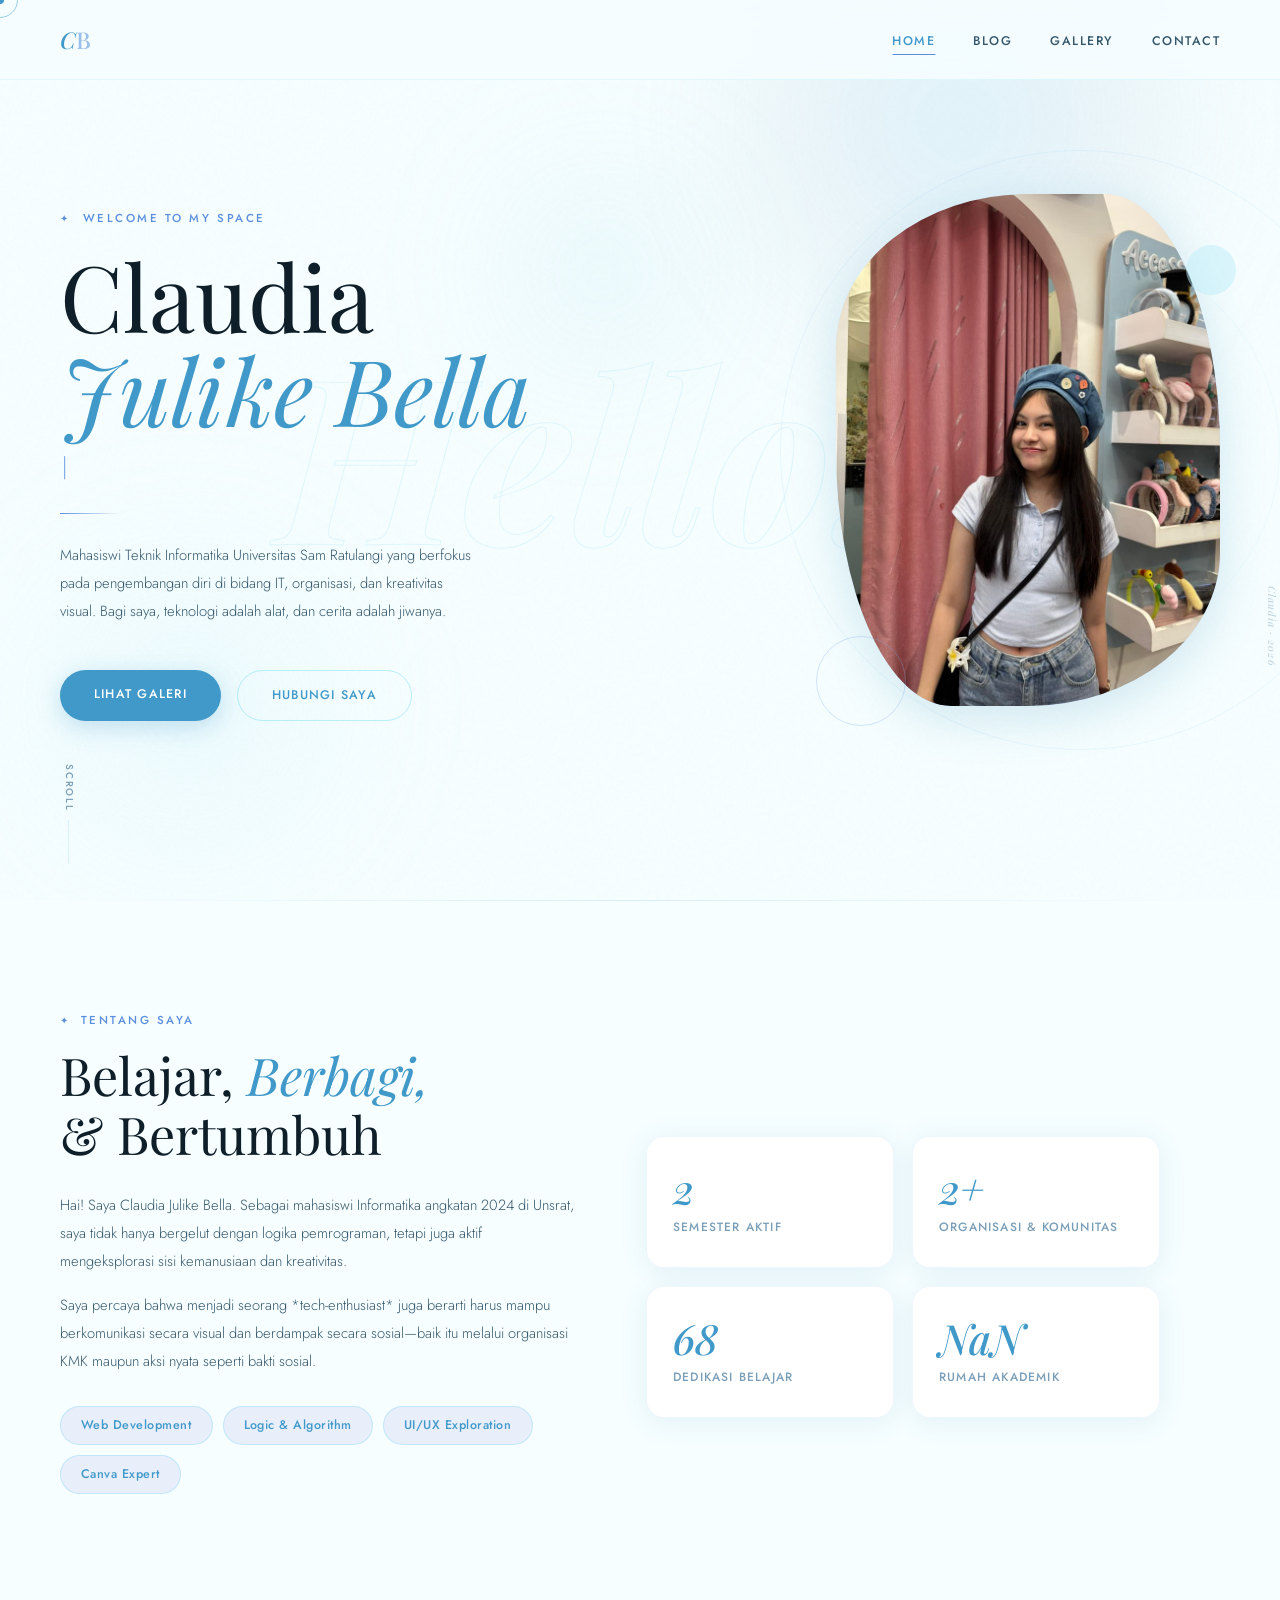
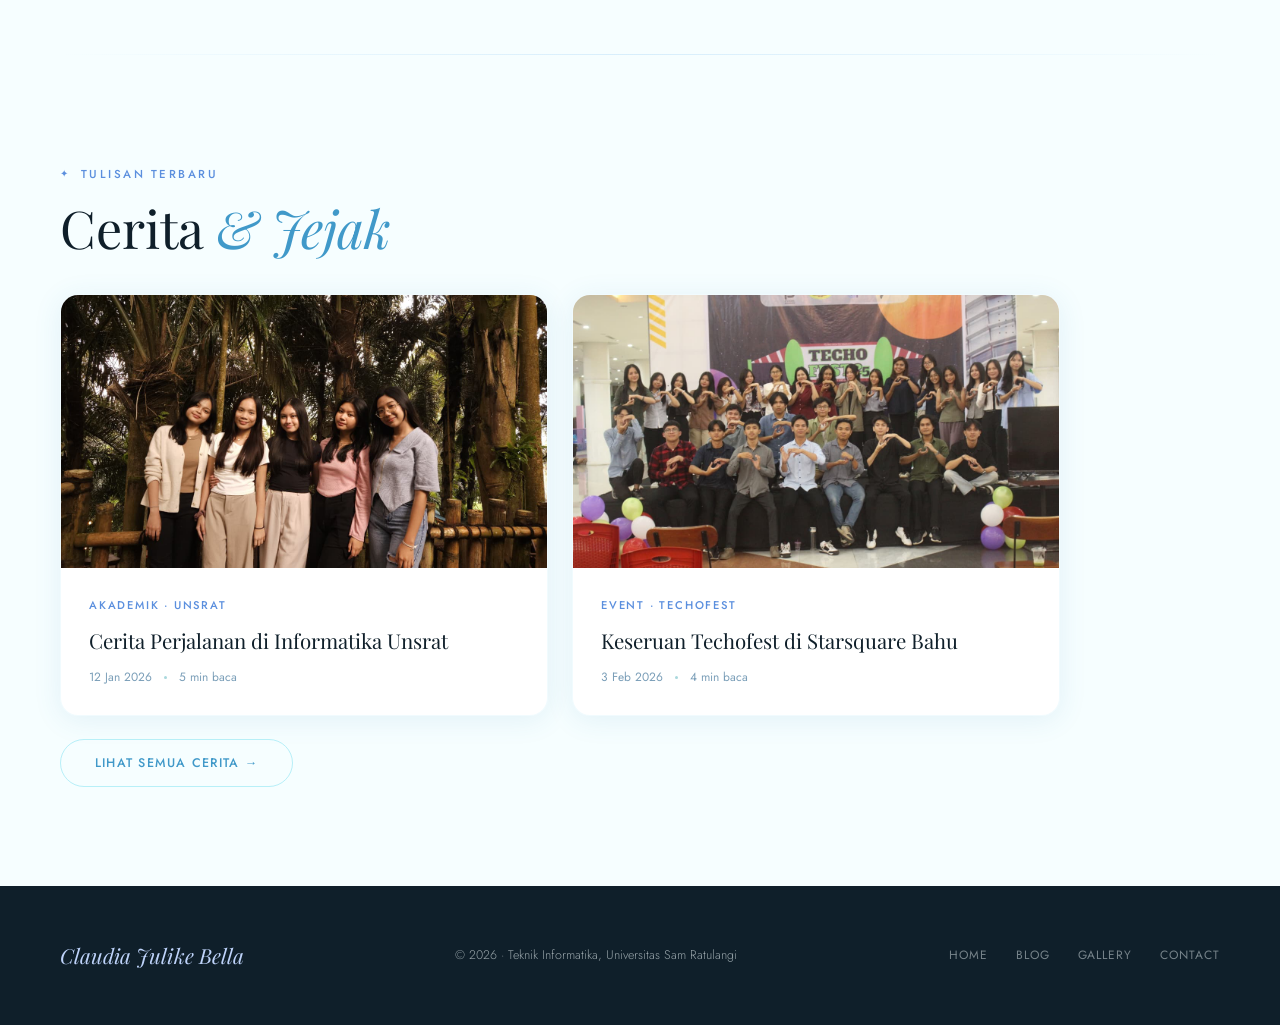
<file: index.html>
<!DOCTYPE html>
<html lang="id">

<head>
  <meta charset="UTF-8" />
  <meta name="viewport" content="width=device-width, initial-scale=1.0" />
  <title>Claudia Julike Bella — Personal Homepage</title>
  <link rel="stylesheet" href="css/style.css" />
</head>

<body>
  <!-- CURSOR -->
  <div class="cursor-dot"></div>
  <div class="cursor-ring"></div>

  <!-- PAGE TRANSITION -->
  <div class="page-transition"></div>

  <!-- NAVBAR -->
  <nav>
    <div class="nav-logo"><em>C</em><span>B</span></div>
    <ul class="nav-links">
      <li><a href="index.html" class="active">Home</a></li>
      <li><a href="pages/blog.html">Blog</a></li>
      <li><a href="pages/gallery.html">Gallery</a></li>
      <li><a href="pages/contact.html">Contact</a></li>
    </ul>
    <div class="hamburger">
      <span></span><span></span><span></span>
    </div>
  </nav>

  <!-- HERO -->
  <section class="hero">
    <div class="hero-particles" id="hero-particles"></div>
    <div class="hero-blob hero-blob-1"></div>
    <div class="hero-blob hero-blob-2"></div>
    <div class="hero-blob hero-blob-3"></div>
    <div class="hero-bg-text">Hello.</div>

    <div class="hero-content">
      <div class="hero-eyebrow">Welcome to my space</div>
      <h1 class="hero-name">Claudia<br><em>Julike Bella</em></h1>
      <p class="hero-title typewriter-wrap" id="hero-typewriter"></p>
      <div class="hero-divider"></div>
      <p class="hero-desc">
        Mahasiswi Teknik Informatika Universitas Sam Ratulangi yang berfokus pada
        pengembangan diri di bidang IT, organisasi, dan kreativitas visual.
        Bagi saya, teknologi adalah alat, dan cerita adalah jiwanya.
      </p>
      <div class="hero-actions">
        <a href="pages/gallery.html" class="btn-primary magnetic-btn">Lihat Galeri</a>
        <a href="pages/contact.html" class="btn-secondary magnetic-btn">Hubungi Saya</a>
      </div>
    </div>

    <div class="hero-image-wrap" id="hero-image-wrap">
      <div class="hero-image-frame">
        <img src="assets/image/clau.jpeg" alt="Claudia Julike Bella">
        <div class="hero-image-placeholder">
          <svg width="44" height="44" viewBox="0 0 24 24" fill="none" stroke="currentColor" stroke-width="1.2">
            <circle cx="12" cy="8" r="4" />
            <path d="M4 20c0-4 3.6-7 8-7s8 3 8 7" />
          </svg>
          <span>Foto profil kamu di sini</span>
        </div>
      </div>
      <div class="hero-image-deco-1"></div>
      <div class="hero-image-deco-2"></div>
      <div class="hero-image-deco-3">Claudia · 2026</div>
    </div>

    <!-- Scroll indicator -->
    <div class="scroll-indicator">
      <span class="scroll-indicator-text">Scroll</span>
      <div class="scroll-indicator-line"></div>
    </div>
  </section>

  <div class="divider"></div>

  <!-- ABOUT -->
  <section class="section">
    <div class="about-grid">
      <div class="about-text reveal">
        <div class="section-label">Tentang Saya</div>
        <h2 class="section-title">Belajar, <em>Berbagi,</em><br>& Bertumbuh</h2>
        <p>
          Hai! Saya Claudia Julike Bella. Sebagai mahasiswi Informatika angkatan 2024 di Unsrat,
          saya tidak hanya bergelut dengan logika pemrograman, tetapi juga aktif mengeksplorasi
          sisi kemanusiaan dan kreativitas.
        </p>
        <p>
          Saya percaya bahwa menjadi seorang *tech-enthusiast* juga berarti harus mampu
          berkomunikasi secara visual dan berdampak secara sosial—baik itu melalui organisasi KMK
          maupun aksi nyata seperti bakti sosial.
        </p>
        <div class="skills-wrap reveal-stagger">
          <span class="skill-tag">Web Development</span>
          <span class="skill-tag">Logic & Algorithm</span>
          <span class="skill-tag">UI/UX Exploration</span>

          <span class="skill-tag">Canva Expert</span>
          <span class="skill-tag">Visual Storytelling</span>
          <span class="skill-tag">Content Creation</span>

          <span class="skill-tag">Community Leadership</span>
          <span class="skill-tag">Social Activism</span>
          <span class="skill-tag">Event Planning</span>
        </div>
      </div>

      <div class="about-stats reveal">
        <div class="stat-card">
          <div class="stat-number">4</div>
          <div class="stat-label">Semester Aktif</div>
        </div>
        <div class="stat-card">
          <div class="stat-number">3+</div>
          <div class="stat-label">Organisasi & Komunitas</div>
        </div>
        <div class="stat-card">
          <div class="stat-number">100%</div>
          <div class="stat-label">Dedikasi Belajar</div>
        </div>
        <div class="stat-card">
          <div class="stat-number">Unsrat</div>
          <div class="stat-label">Rumah Akademik</div>
        </div>
      </div>
    </div>
  </section>

  <div class="divider"></div>

  <!-- LATEST BLOG PREVIEW -->
  <section class="section reveal">
    <div class="section-label">Tulisan Terbaru</div>
    <h2 class="section-title">Cerita <em>& Jejak</em></h2>
    <div
      style="margin-top: 36px; display: grid; grid-template-columns: repeat(auto-fit, minmax(280px, 1fr)); gap: 24px; max-width: 1000px;">

      <a href="pages/blog.html" class="blog-card" style="text-decoration:none;">
        <div class="blog-thumb">
          <div class="blog-thumb-placeholder"><span class="blog-thumb-number">
            <img src="assets/blog/sirkel.jpeg" alt="Informatika Unsrat">
          </span></div>
          <div class="blog-thumb-bar"></div>
        </div>
        <div class="blog-body">
          <div class="blog-category">Akademik · Unsrat</div>
          <div class="blog-title">Cerita Perjalanan di Informatika Unsrat</div>
          <div class="blog-meta">
            <span>12 Jan 2026</span>
            <div class="blog-meta-dot"></div>
            <span>5 min baca</span>
          </div>
        </div>
      </a>

      <a href="pages/blog.html" class="blog-card" style="text-decoration:none;">
        <div class="blog-thumb">
          <div class="blog-thumb-placeholder"><span class="blog-thumb-number">
            <img src="assets/blog/techofest.jpeg" alt="Techofest Manado">
          </span></div>
          <div class="blog-thumb-bar"></div>
        </div>
        <div class="blog-body">
          <div class="blog-category">Event · Techofest</div>
          <div class="blog-title">Keseruan Techofest di Starsquare Bahu</div>
          <div class="blog-meta">
            <span>3 Feb 2026</span>
            <div class="blog-meta-dot"></div>
            <span>4 min baca</span>
          </div>
        </div>
      </a>

    </div>
    <div style="margin-top: 32px;">
      <a href="pages/blog.html" class="btn-secondary">Lihat Semua Cerita →</a>
    </div>
  </section>

  <!-- FOOTER -->
  <footer>
    <div class="footer-logo">Claudia Julike Bella</div>
    <p class="footer-text">© 2026 · Teknik Informatika, Universitas Sam Ratulangi</p>
    <div class="footer-links">
      <a href="index.html">Home</a>
      <a href="pages/blog.html">Blog</a>
      <a href="pages/gallery.html">Gallery</a>
      <a href="pages/contact.html">Contact</a>
    </div>
  </footer>

  <script src="js/script.js"></script>
</body>

</html>
</file>
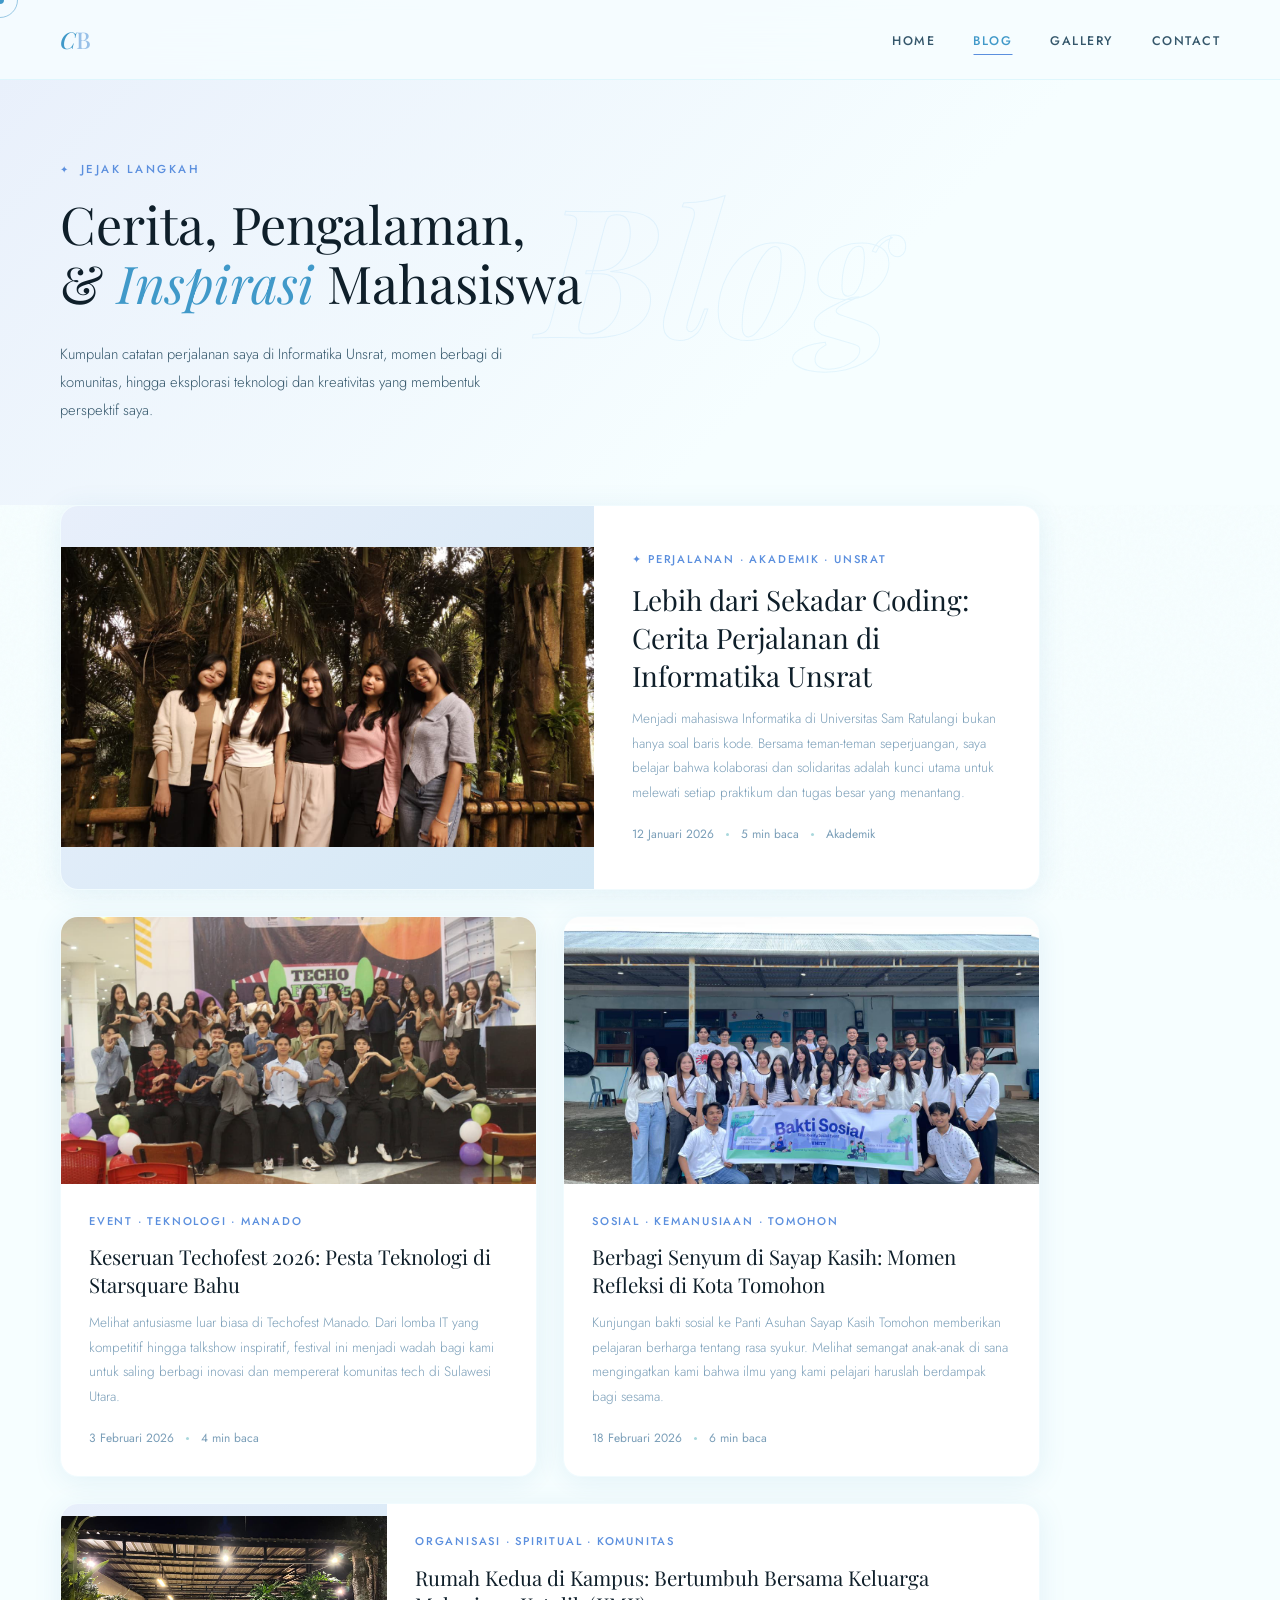
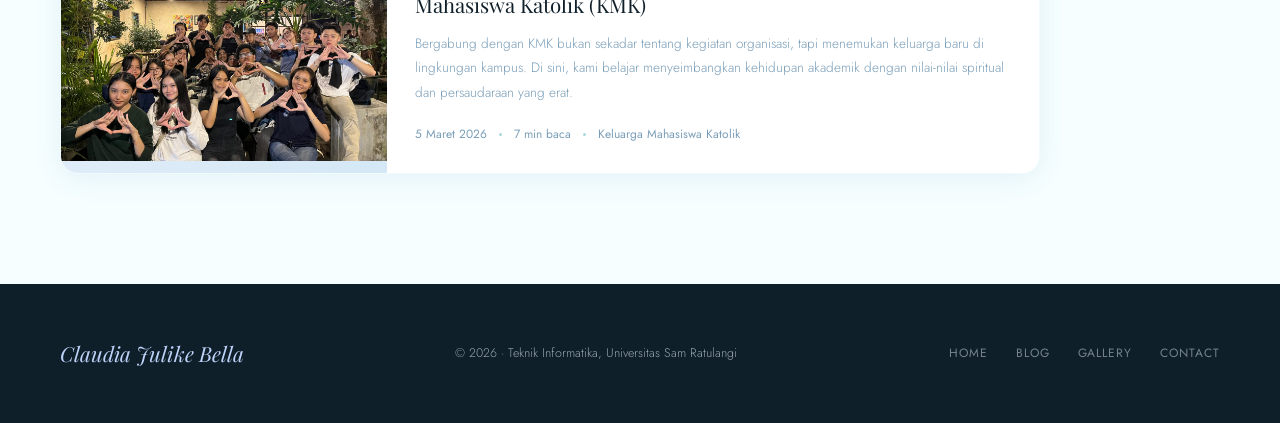
<file: pages/blog.html>
<!DOCTYPE html>
<html lang="id">
<head>
  <meta charset="UTF-8" />
  <meta name="viewport" content="width=device-width, initial-scale=1.0" />
  <title>Blog — Claudia Julike Bella</title>
  <link rel="stylesheet" href="../css/style.css" />
</head>
<body>

  <!-- CURSOR -->
  <div class="cursor-dot"></div>
  <div class="cursor-ring"></div>

  <!-- PAGE TRANSITION -->
  <div class="page-transition"></div>

  <!-- NAVBAR -->
  <nav>
    <div class="nav-logo"><em>C</em><span>B</span></div>
    <ul class="nav-links">
      <li><a href="../index.html">Home</a></li>
      <li><a href="blog.html" class="active">Blog</a></li>
      <li><a href="gallery.html">Gallery</a></li>
      <li><a href="contact.html">Contact</a></li>
    </ul>
    <div class="hamburger">
      <span></span><span></span><span></span>
    </div>
  </nav>

  <!-- PAGE HERO -->
  <div class="page-hero">
  <div class="page-hero-bg"></div>
  <div class="page-bg-text">Blog</div>
  <div class="page-hero-content">
    <div class="section-label">Jejak Langkah</div>
    <h1 class="section-title">Cerita, Pengalaman,<br>& <em>Inspirasi</em> Mahasiswa</h1>
    <p style="color: var(--text-mid); font-size: 0.92rem; max-width: 480px; margin-top: 16px; font-weight:300; line-height:1.9;">
      Kumpulan catatan perjalanan saya di Informatika Unsrat, momen berbagi di komunitas, 
      hingga eksplorasi teknologi dan kreativitas yang membentuk perspektif saya.
    </p>
  </div>
</div>

  <!-- BLOG GRID -->
  <div class="blog-grid">

    <!-- Article 1 — Featured -->
    <article class="blog-card featured reveal">
      <div class="blog-thumb">
        <div class="blog-thumb-placeholder">
          <span class="blog-thumb-number">
            <img src="../assets/blog/sirkel.jpeg" alt="Informatika Unsrat">
          </span>
        </div>
        <div class="blog-thumb-bar"></div>
      </div>
      <div class="blog-body">
        <div class="blog-category">✦ Perjalanan · Akademik · Unsrat</div>
        <h2 class="blog-title">Lebih dari Sekadar Coding: Cerita Perjalanan di Informatika Unsrat</h2>
        <p class="blog-excerpt">
          Menjadi mahasiswa Informatika di Universitas Sam Ratulangi bukan hanya soal baris kode. 
          Bersama teman-teman seperjuangan, saya belajar bahwa kolaborasi dan solidaritas adalah 
          kunci utama untuk melewati setiap praktikum dan tugas besar yang menantang.
        </p>
        <div class="blog-meta">
          <span>12 Januari 2026</span>
          <div class="blog-meta-dot"></div>
          <span>5 min baca</span>
          <div class="blog-meta-dot"></div>
          <span>Akademik</span>
        </div>
      </div>
    </article>

    <article class="blog-card reveal">
      <div class="blog-thumb">
        <div class="blog-thumb-placeholder">
          <span class="blog-thumb-number">
            <img src="../assets/blog/techofest.jpeg" alt="Techofest Manado">
          </span>
        </div>
        <div class="blog-thumb-bar"></div>
      </div>
      <div class="blog-body">
        <div class="blog-category">Event · Teknologi · Manado</div>
        <h2 class="blog-title">Keseruan Techofest 2026: Pesta Teknologi di Starsquare Bahu</h2>
        <p class="blog-excerpt">
          Melihat antusiasme luar biasa di Techofest Manado. Dari lomba IT yang kompetitif hingga 
          talkshow inspiratif, festival ini menjadi wadah bagi kami untuk saling berbagi inovasi 
          dan mempererat komunitas tech di Sulawesi Utara.
        </p>
        <div class="blog-meta">
          <span>3 Februari 2026</span>
          <div class="blog-meta-dot"></div>
          <span>4 min baca</span>
        </div>
      </div>
    </article>

    <article class="blog-card reveal">
      <div class="blog-thumb">
        <div class="blog-thumb-placeholder">
          <span class="blog-thumb-number">
            <img src="../assets/blog/baksos.jpeg" alt="Baksos Sayap Kasih">
          </span>
        </div>
        <div class="blog-thumb-bar"></div>
      </div>
      <div class="blog-body">
        <div class="blog-category">Sosial · Kemanusiaan · Tomohon</div>
        <h2 class="blog-title">Berbagi Senyum di Sayap Kasih: Momen Refleksi di Kota Tomohon</h2>
        <p class="blog-excerpt">
          Kunjungan bakti sosial ke Panti Asuhan Sayap Kasih Tomohon memberikan pelajaran berharga 
          tentang rasa syukur. Melihat semangat anak-anak di sana mengingatkan kami bahwa ilmu 
          yang kami pelajari haruslah berdampak bagi sesama.
        </p>
        <div class="blog-meta">
          <span>18 Februari 2026</span>
          <div class="blog-meta-dot"></div>
          <span>6 min baca</span>
        </div>
      </div>
    </article>

    <article class="blog-card reveal" style="grid-column: 1 / -1; display: grid; grid-template-columns: 1fr 2fr;">
      <div class="blog-thumb" style="aspect-ratio: unset; min-height: 220px;">
        <div class="blog-thumb-placeholder">
          <span class="blog-thumb-number">
            <img src="../assets/blog/kmk.jpeg" alt="KMK Unsrat">
          </span>
          </div>
        <div class="blog-thumb-bar"></div>
      </div>
      <div class="blog-body" style="display: flex; flex-direction: column; justify-content: center;">
        <div class="blog-category">Organisasi · Spiritual · Komunitas</div>
        <h2 class="blog-title">Rumah Kedua di Kampus: Bertumbuh Bersama Keluarga Mahasiswa Katolik (KMK)</h2>
        <p class="blog-excerpt">
          Bergabung dengan KMK bukan sekadar tentang kegiatan organisasi, tapi menemukan keluarga baru 
          di lingkungan kampus. Di sini, kami belajar menyeimbangkan kehidupan akademik dengan 
          nilai-nilai spiritual dan persaudaraan yang erat.
        </p>
        <div class="blog-meta">
          <span>5 Maret 2026</span>
          <div class="blog-meta-dot"></div>
          <span>7 min baca</span>
          <div class="blog-meta-dot"></div>
          <span>Keluarga Mahasiswa Katolik</span>
        </div>
      </div>
    </article>

  </div>

  <!-- FOOTER -->
  <footer>
    <div class="footer-logo">Claudia Julike Bella</div>
    <p class="footer-text">© 2026 · Teknik Informatika, Universitas Sam Ratulangi</p>
    <div class="footer-links">
      <a href="../index.html">Home</a>
      <a href="blog.html">Blog</a>
      <a href="gallery.html">Gallery</a>
      <a href="contact.html">Contact</a>
    </div>
  </footer>

  <script src="../js/script.js"></script>
</body>
</html>
</file>
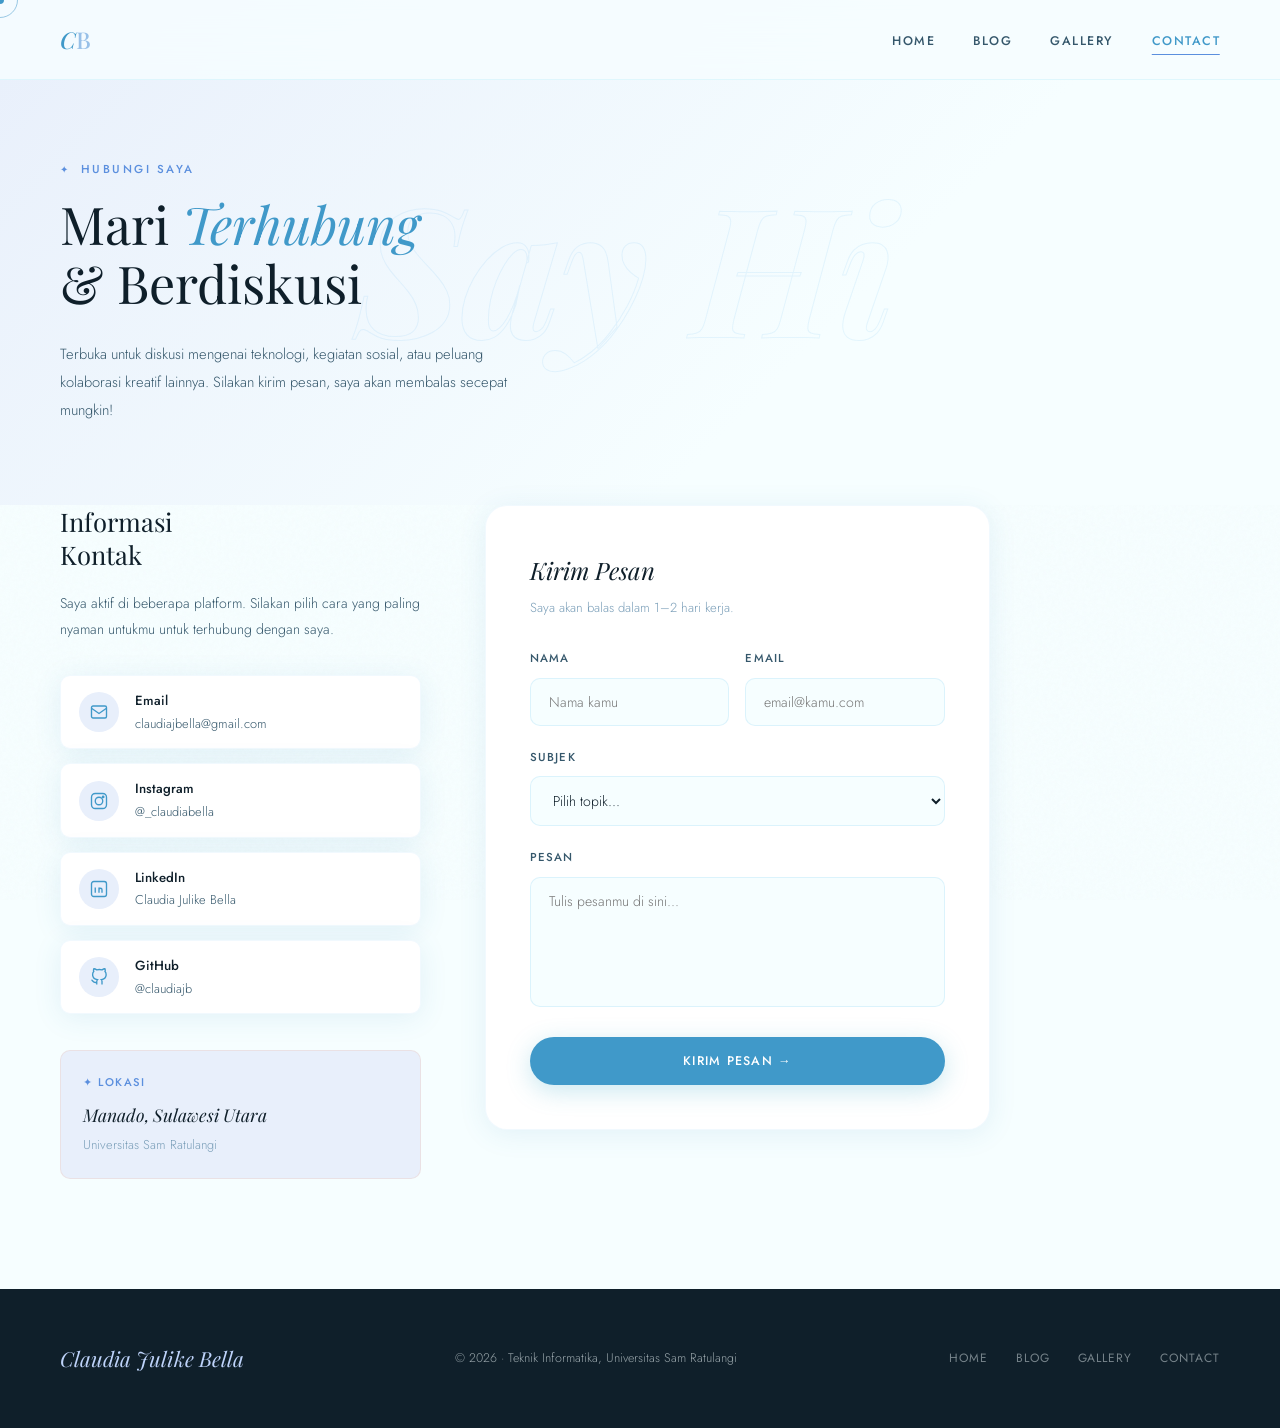
<file: pages/contact.html>
<!DOCTYPE html>
<html lang="id">

<head>
  <meta charset="UTF-8" />
  <meta name="viewport" content="width=device-width, initial-scale=1.0" />
  <title>Contact — Claudia Julike Bella</title>
  <link rel="stylesheet" href="../css/style.css" />
</head>

<body>

  <!-- CURSOR -->
  <div class="cursor-dot"></div>
  <div class="cursor-ring"></div>

  <!-- PAGE TRANSITION -->
  <div class="page-transition"></div>

  <!-- NAVBAR -->
  <nav>
    <div class="nav-logo"><em>C</em><span>B</span></div>
    <ul class="nav-links">
      <li><a href="../index.html">Home</a></li>
      <li><a href="blog.html">Blog</a></li>
      <li><a href="gallery.html">Gallery</a></li>
      <li><a href="contact.html" class="active">Contact</a></li>
    </ul>
    <div class="hamburger">
      <span></span><span></span><span></span>
    </div>
  </nav>

  <!-- PAGE HERO -->
  <div class="page-hero">
    <div class="page-hero-bg"></div>
    <div class="page-bg-text">Say Hi</div>
    <div class="page-hero-content">
      <div class="section-label">Hubungi Saya</div>
      <h1 class="section-title">Mari <em>Terhubung</em><br>& Berdiskusi</h1>
      <p
        style="color: var(--text-mid); font-size: 0.92rem; max-width: 480px; margin-top: 16px; font-weight:300; line-height:1.9;">
        Terbuka untuk diskusi mengenai teknologi, kegiatan sosial, atau peluang kolaborasi kreatif lainnya.
        Silakan kirim pesan, saya akan membalas secepat mungkin!
      </p>
    </div>
  </div>

  <!-- CONTACT GRID -->
  <div class="contact-grid">

    <!-- LEFT: Contact Info -->
    <div class="contact-info reveal">
      <h3>Informasi<br>Kontak</h3>
      <p>
        Saya aktif di beberapa platform. Silakan pilih cara yang paling
        nyaman untukmu untuk terhubung dengan saya.
      </p>

      <div class="contact-links">

        <a href="mailto:claudiajbella@gmail.com" class="contact-link-item">
          <div class="contact-link-icon">
            <svg width="18" height="18" viewBox="0 0 24 24" fill="none" stroke="var(--accent)" stroke-width="1.8">
              <rect x="2" y="4" width="20" height="16" rx="2" />
              <path d="M2 7l10 7 10-7" />
            </svg>
          </div>
          <div>
            <div style="font-weight:500; font-size:0.83rem; color:var(--text-dark);">Email</div>
            <div style="font-size:0.8rem; font-weight:300;">claudiajbella@gmail.com</div>
          </div>
        </a>

        <a href="https://www.instagram.com/_claudiabella/" target="_blank" class="contact-link-item">
          <div class="contact-link-icon">
            <svg width="18" height="18" viewBox="0 0 24 24" fill="none" stroke="var(--accent)" stroke-width="1.8">
              <rect x="2" y="2" width="20" height="20" rx="5" />
              <circle cx="12" cy="12" r="5" />
              <circle cx="17.5" cy="6.5" r="1" fill="var(--accent)" />
            </svg>
          </div>
          <div>
            <div style="font-weight:500; font-size:0.83rem; color:var(--text-dark);">Instagram</div>
            <div style="font-size:0.8rem; font-weight:300;">@_claudiabella</div>
          </div>
        </a>

        <a href="https://linkedin.com/in/claudiajulikebella" target="_blank" class="contact-link-item">
          <div class="contact-link-icon">
            <svg width="18" height="18" viewBox="0 0 24 24" fill="none" stroke="var(--accent)" stroke-width="1.8">
              <rect x="2" y="2" width="20" height="20" rx="3" />
              <path d="M7 10v7M7 7v.01M12 17v-4a2 2 0 0 1 4 0v4M12 10v7" />
            </svg>
          </div>
          <div>
            <div style="font-weight:500; font-size:0.83rem; color:var(--text-dark);">LinkedIn</div>
            <div style="font-size:0.8rem; font-weight:300;">Claudia Julike Bella</div>
          </div>
        </a>

        <a href="https://github.com/claudiajb" target="_blank" class="contact-link-item">
          <div class="contact-link-icon">
            <svg width="18" height="18" viewBox="0 0 24 24" fill="none" stroke="var(--accent)" stroke-width="1.8">
              <path
                d="M9 19c-5 1.5-5-2.5-7-3m14 6v-3.87a3.37 3.37 0 0 0-.94-2.61c3.14-.35 6.44-1.54 6.44-7A5.44 5.44 0 0 0 20 4.77 5.07 5.07 0 0 0 19.91 1S18.73.65 16 2.48a13.38 13.38 0 0 0-7 0C6.27.65 5.09 1 5.09 1A5.07 5.07 0 0 0 5 4.77a5.44 5.44 0 0 0-1.5 3.78c0 5.42 3.3 6.61 6.44 7A3.37 3.37 0 0 0 9 18.13V22" />
            </svg>
          </div>
          <div>
            <div style="font-weight:500; font-size:0.83rem; color:var(--text-dark);">GitHub</div>
            <div style="font-size:0.8rem; font-weight:300;">@claudiajb</div>
          </div>
        </a>

      </div>

      <div
        style="margin-top: 36px; padding: 22px; background: var(--cream); border-radius: var(--radius-sm); border: 1px solid rgba(242,160,123,0.18);">
        <div
          style="font-size:0.7rem; letter-spacing:0.14em; text-transform:uppercase; color:var(--peach-dark); margin-bottom:8px; font-weight:500;">
          ✦ Lokasi</div>
        <div style="font-family: var(--font-display); font-size:1.1rem; color:var(--text-dark); font-style:italic;">
          Manado, Sulawesi Utara</div>
        <div style="font-size:0.8rem; color:var(--text-light); margin-top:4px; font-weight:300;">Universitas Sam
          Ratulangi</div>
      </div>

    </div>

    <!-- RIGHT: Contact Form -->
    <div class="reveal">
      <div class="contact-form">
        <div style="margin-bottom:30px;">
          <div
            style="font-family: var(--font-display); font-size:1.5rem; color:var(--text-dark); margin-bottom:6px; font-style:italic;">
            Kirim Pesan</div>
          <div style="font-size:0.82rem; color:var(--text-light); font-weight:300;">Saya akan balas dalam 1–2 hari
            kerja.</div>
        </div>

        <form id="contact-form">
          <div class="form-row">
            <div class="form-group">
              <label for="name">Nama</label>
              <input type="text" id="name" name="name" placeholder="Nama kamu" required />
            </div>
            <div class="form-group">
              <label for="email">Email</label>
              <input type="email" id="email" name="email" placeholder="email@kamu.com" required />
            </div>
          </div>

          <div class="form-group">
            <label for="subject">Subjek</label>
            <select id="subject" name="subject">
              <option value="">Pilih topik...</option>
              <option value="akademik">Diskusi Informatika / IT</option>
              <option value="organisasi">Kegiatan Organisasi / KMK</option>
              <option value="kolaborasi">Kolaborasi Kreatif & Desain</option>
              <option value="sosial">Inisiatif Sosial & Baksos</option>
              <option value="pertanyaan">Pertanyaan Umum</option>
              <option value="lainnya">Lainnya</option>
            </select>
          </div>

          <div class="form-group">
            <label for="message">Pesan</label>
            <textarea id="message" name="message" placeholder="Tulis pesanmu di sini..." required></textarea>
          </div>

          <button type="submit" class="btn-submit">Kirim Pesan →</button>
        </form>

        <div class="form-success" id="form-success">
          <div style="font-size:2rem; margin-bottom:12px;">✦</div>
          <div>Pesan terkirim!</div>
          <div
            style="font-size:0.85rem; color:var(--text-light); font-family:var(--font-body); margin-top:8px; font-weight:300;">
            Terima kasih sudah menghubungi saya. Saya akan segera membalas.</div>
        </div>
      </div>
    </div>

  </div>

  <!-- FOOTER -->
  <footer>
    <div class="footer-logo">Claudia Julike Bella</div>
    <p class="footer-text">© 2026 · Teknik Informatika, Universitas Sam Ratulangi</p>
    <div class="footer-links">
      <a href="../index.html">Home</a>
      <a href="blog.html">Blog</a>
      <a href="gallery.html">Gallery</a>
      <a href="contact.html">Contact</a>
    </div>
  </footer>

  <script src="../js/script.js"></script>
</body>

</html>
</file>
<file: css/style.css>
@import url('https://fonts.googleapis.com/css2?family=Playfair+Display:ital,wght@0,400;0,500;0,700;1,400;1,500&family=Jost:wght@300;400;500&display=swap');

/* ===================== CSS VARIABLES ===================== */
:root {
  --peach: #a9d8dd;
  --peach-light: #bed3fa;
  --peach-dark: #5b8fde;
  --warm-white: #f6feff;
  --cream: #e8effb;
  --cream-deep: #d4e8f5;
  --text-dark: #0f1f2a;
  --text-mid: #35576b;
  --text-light: #7a9eb8;
  --accent: #4099c9;
  --rose: #98c0e8;
  --white: #ffffff;
  --shadow: 0 4px 28px rgba(50, 130, 180, 0.1);
  --shadow-hover: 0 12px 48px rgba(50, 139, 180, 0.2);
  --radius: 18px;
  --radius-sm: 10px;
  --font-display: 'Playfair Display', serif;
  --font-body: 'Jost', sans-serif;
}

/* ===================== RESET & BASE ===================== */
*, *::before, *::after { box-sizing: border-box; margin: 0; padding: 0; }
html { scroll-behavior: smooth; }
body {
  font-family: var(--font-body);
  background-color: var(--warm-white);
  color: var(--text-dark);
  line-height: 1.7;
  overflow-x: hidden;
  cursor: none;
}
img { max-width: 100%; display: block; }
a { text-decoration: none; color: inherit; }
ul { list-style: none; }

/* ===================== CUSTOM CURSOR ===================== */
.cursor-dot {
  width: 8px; height: 8px;
  background: var(--accent);
  border-radius: 50%;
  position: fixed;
  top: 0; left: 0;
  pointer-events: none;
  z-index: 9999;
  transform: translate(-50%, -50%);
  transition: width 0.2s, height 0.2s, background 0.2s;
}
.cursor-ring {
  width: 36px; height: 36px;
  border: 1.5px solid rgba(64, 151, 201, 0.5);
  border-radius: 50%;
  position: fixed;
  top: 0; left: 0;
  pointer-events: none;
  z-index: 9998;
  transform: translate(-50%, -50%);
  transition: all 0.12s ease;
}
.cursor-ring.hovered {
  width: 56px; height: 56px;
  background: rgba(123, 196, 242, 0.1);
  border-color: var(--peach-dark);
}
.cursor-dot.hovered {
  width: 4px; height: 4px;
}

/* ===================== NOISE TEXTURE ===================== */
body::before {
  content: '';
  position: fixed; inset: 0;
  background-image: url("data:image/svg+xml,%3Csvg viewBox='0 0 256 256' xmlns='http://www.w3.org/2000/svg'%3E%3Cfilter id='noise'%3E%3CfeTurbulence type='fractalNoise' baseFrequency='0.9' numOctaves='4' stitchTiles='stitch'/%3E%3C/filter%3E%3Crect width='100%25' height='100%25' filter='url(%23noise)' opacity='0.035'/%3E%3C/svg%3E");
  pointer-events: none; z-index: 0; opacity: 0.6;
}

/* ===================== PAGE TRANSITION ===================== */
.page-transition {
  position: fixed;
  inset: 0;
  background: var(--cream-deep);
  z-index: 9000;
  transform: scaleY(0);
  transform-origin: bottom;
  pointer-events: none;
}
.page-transition.enter {
  animation: pageEnter 0.5s cubic-bezier(0.77, 0, 0.18, 1) forwards;
}
.page-transition.exit {
  transform-origin: top;
  animation: pageExit 0.5s cubic-bezier(0.77, 0, 0.18, 1) forwards;
}
@keyframes pageEnter {
  from { transform: scaleY(0); transform-origin: bottom; }
  to   { transform: scaleY(1); transform-origin: bottom; }
}
@keyframes pageExit {
  from { transform: scaleY(1); transform-origin: top; }
  to   { transform: scaleY(0); transform-origin: top; }
}

/* ===================== NAVBAR ===================== */
nav {
  position: fixed; top: 0; left: 0; right: 0;
  z-index: 100;
  display: flex;
  justify-content: space-between;
  align-items: center;
  padding: 20px 60px;
  background: rgba(246, 253, 255, 0.85);
  backdrop-filter: blur(20px);
  -webkit-backdrop-filter: blur(20px);
  border-bottom: 1px solid rgba(123, 222, 242, 0.18);
  transition: box-shadow 0.4s, padding 0.4s;
}
nav.scrolled {
  padding: 14px 60px;
  box-shadow: 0 2px 30px rgba(50, 115, 180, 0.08);
}
.nav-logo {
  font-family: var(--font-display);
  font-size: 1.45rem;
  font-weight: 500;
  color: var(--accent);
  letter-spacing: 0.01em;
  font-style: italic;
}
.nav-logo span { color: var(--rose); font-style: normal; }
.nav-links {
  display: flex; gap: 38px; align-items: center;
}
.nav-links a {
  font-size: 0.78rem;
  font-weight: 500;
  letter-spacing: 0.12em;
  text-transform: uppercase;
  color: var(--text-mid);
  position: relative;
  transition: color 0.3s;
}
.nav-links a::after {
  content: '';
  position: absolute;
  bottom: -5px; left: 50%;
  width: 0; height: 1px;
  background: var(--peach-dark);
  transition: all 0.4s cubic-bezier(0.25, 0.46, 0.45, 0.94);
  transform: translateX(-50%);
}
.nav-links a:hover, .nav-links a.active { color: var(--accent); }
.nav-links a:hover::after, .nav-links a.active::after {
  width: 100%;
}
.hamburger {
  display: none; flex-direction: column; gap: 5px;
  cursor: none; padding: 4px;
}
.hamburger span {
  display: block; width: 22px; height: 1.5px;
  background: var(--text-mid); border-radius: 2px;
  transition: all 0.3s ease;
}

/* ===================== HERO ===================== */
.hero {
  min-height: 100vh;
  display: flex; align-items: center;
  padding: 130px 60px 100px;
  position: relative; overflow: hidden;
}

/* Decorative rings */
.hero::after {
  content: '';
  position: absolute;
  width: 600px; height: 600px;
  border-radius: 50%;
  border: 1px solid rgba(123, 196, 242, 0.12);
  right: -100px; top: 50%;
  transform: translateY(-50%);
  animation: spinSlow 30s linear infinite;
}
.hero::before {
  content: '';
  position: absolute;
  width: 400px; height: 400px;
  border-radius: 50%;
  border: 1px solid rgba(123, 208, 242, 0.08);
  right: 0px; top: 50%;
  transform: translateY(-50%);
  animation: spinSlow 20s linear infinite reverse;
  z-index: 0;
}
@keyframes spinSlow {
  from { transform: translateY(-50%) rotate(0deg); }
  to   { transform: translateY(-50%) rotate(360deg); }
}

.hero-bg-text {
  position: absolute;
  right: 30%; top: 50%;
  transform: translateY(-50%);
  font-family: var(--font-display);
  font-size: clamp(110px, 18vw, 250px);
  font-weight: 700;
  font-style: italic;
  color: transparent;
  -webkit-text-stroke: 1px rgba(123, 218, 242, 0.18);
  line-height: 1;
  pointer-events: none; user-select: none;
  white-space: nowrap;
  animation: floatText 6s ease-in-out infinite;
}
@keyframes floatText {
  0%, 100% { transform: translateY(-50%) translateX(0); }
  50%       { transform: translateY(-52%) translateX(-8px); }
}

.hero-blob {
  position: absolute; border-radius: 50%;
  filter: blur(70px); pointer-events: none; z-index: 1;
}
.hero-blob-1 {
  width: 440px; height: 440px;
  background: radial-gradient(circle, rgba(123, 198, 242, 0.2), rgba(232, 165, 152, 0.1));
  top: -100px; right: 8%;
  animation: floatBlob 9s ease-in-out infinite;
}
.hero-blob-2 {
  width: 300px; height: 300px;
  background: radial-gradient(circle, rgba(190, 237, 250, 0.25), transparent);
  bottom: 5%; left: 3%;
  animation: floatBlob 11s ease-in-out infinite reverse;
}
.hero-blob-3 {
  width: 180px; height: 180px;
  background: rgba(152, 216, 232, 0.15);
  top: 20%; left: 40%;
  animation: floatBlob 7s ease-in-out infinite 2s;
}
@keyframes floatBlob {
  0%, 100% { transform: translate(0, 0) scale(1); }
  50%       { transform: translate(16px, -16px) scale(1.06); }
}

.hero-content {
  position: relative; z-index: 2;
  max-width: 580px;
}
.hero-eyebrow {
  font-size: 0.72rem;
  letter-spacing: 0.22em;
  text-transform: uppercase;
  color: var(--peach-dark);
  font-weight: 500;
  margin-bottom: 20px;
  display: flex; align-items: center; gap: 12px;
  opacity: 0; animation: fadeUp 0.9s 0.1s ease forwards;
}
.hero-eyebrow::before {
  content: '✦';
  font-size: 0.65rem;
  animation: rotateStar 4s linear infinite;
}
@keyframes rotateStar {
  from { transform: rotate(0deg); }
  to   { transform: rotate(360deg); }
}

.hero-name {
  font-family: var(--font-display);
  font-size: clamp(50px, 7.5vw, 92px);
  font-weight: 400;
  line-height: 1.02;
  color: var(--text-dark);
  margin-bottom: 12px;
  opacity: 0; animation: fadeUp 0.9s 0.2s ease forwards;
}
.hero-name em {
  font-style: italic; color: var(--accent);
  display: block;
}

.hero-title {
  font-family: var(--font-display);
  font-size: clamp(15px, 2vw, 22px);
  font-weight: 400;
  font-style: italic;
  color: var(--text-light);
  margin-bottom: 28px;
  opacity: 0; animation: fadeUp 0.9s 0.3s ease forwards;
}

.hero-divider {
  width: 60px; height: 1px;
  background: linear-gradient(to right, var(--peach-dark), transparent);
  margin-bottom: 28px;
  opacity: 0; animation: fadeUp 0.9s 0.35s ease forwards;
}

.hero-desc {
  font-size: 0.92rem;
  color: var(--text-mid);
  max-width: 420px;
  margin-bottom: 44px;
  line-height: 1.9;
  font-weight: 300;
  opacity: 0; animation: fadeUp 0.9s 0.4s ease forwards;
}

.hero-actions {
  display: flex; gap: 16px; flex-wrap: wrap;
  opacity: 0; animation: fadeUp 0.9s 0.5s ease forwards;
}

/* ===================== BUTTONS ===================== */
.btn-primary {
  padding: 14px 34px;
  background: var(--accent);
  color: var(--white);
  border-radius: 100px;
  font-size: 0.78rem;
  font-weight: 500;
  letter-spacing: 0.1em;
  text-transform: uppercase;
  transition: all 0.4s cubic-bezier(0.25, 0.46, 0.45, 0.94);
  box-shadow: 0 6px 24px rgba(64, 151, 201, 0.28);
  position: relative; overflow: hidden;
}
.btn-primary::before {
  content: '';
  position: absolute; inset: 0;
  background: linear-gradient(135deg, rgba(255, 255, 255, 0.15), transparent);
  opacity: 0; transition: opacity 0.3s;
}
.btn-primary:hover { transform: translateY(-3px); box-shadow: 0 12px 36px rgba(64, 164, 201, 0.38); }
.btn-primary:hover::before { opacity: 1; }
.btn-primary:active { transform: translateY(-1px); }

.btn-secondary {
  padding: 14px 34px;
  border: 1.5px solid rgba(123, 226, 242, 0.5);
  color: var(--accent);
  border-radius: 100px;
  font-size: 0.78rem;
  font-weight: 500;
  letter-spacing: 0.1em;
  text-transform: uppercase;
  transition: all 0.4s cubic-bezier(0.25, 0.46, 0.45, 0.94);
  background: transparent;
}
.btn-secondary:hover {
  background: var(--cream);
  border-color: var(--peach-dark);
  transform: translateY(-3px);
  box-shadow: 0 8px 24px rgba(64, 167, 201, 0.12);
}

/* ===================== FLOATING PARTICLES ===================== */
.hero-particles {
  position: absolute; inset: 0;
  pointer-events: none; overflow: hidden; z-index: 2;
}
.particle {
  position: absolute;
  opacity: 0;
  animation: particleFloat linear infinite;
}
@keyframes particleFloat {
  0%   { opacity: 0;    transform: translateY(100vh) rotate(0deg)   scale(0.5); }
  8%   { opacity: 1; }
  88%  { opacity: 0.9; }
  100% { opacity: 0;    transform: translateY(-15vh) rotate(360deg) scale(1.2); }
}
.particle.petal {
  border-radius: 0 80% 0 80%;
  background: linear-gradient(135deg, #afcae1, #75c5f7f4);
  box-shadow: 0 4px 18px rgba(114, 186, 225, 0.45);
}
.particle.dot {
  border-radius: 50%;
  background: radial-gradient(circle, #afc6e1, #86cffdee);
  box-shadow: 0 4px 14px rgba(98, 176, 222, 0.5);
}
.particle.ring {
  border-radius: 50%;
  background: transparent;
  border: 3px solid #89ace9;
  box-shadow: 0 0 14px rgba(112, 181, 223, 0.5);
}

/* ===================== SCROLL INDICATOR ===================== */
.scroll-indicator {
  position: absolute; bottom: 36px; left: 60px;
  display: flex; flex-direction: column;
  align-items: center; gap: 8px;
  opacity: 0; animation: fadeUp 1s 1.2s ease forwards;
  z-index: 2;
}
.scroll-indicator-text {
  font-size: 0.62rem; letter-spacing: 0.18em;
  text-transform: uppercase; color: var(--text-light);
  font-weight: 500; writing-mode: vertical-rl;
}
.scroll-indicator-line {
  width: 1px; height: 44px;
  background: rgba(123, 206, 242, 0.2);
  position: relative; overflow: hidden;
}
.scroll-indicator-line::after {
  content: '';
  position: absolute; top: -100%; left: 0;
  width: 100%; height: 100%;
  background: linear-gradient(to bottom, transparent, var(--peach-dark), transparent);
  animation: scrollLine 1.8s ease-in-out infinite;
}
@keyframes scrollLine {
  from { top: -100%; }
  to   { top: 200%; }
}

/* ===================== HERO IMAGE ===================== */
.hero-image-wrap {
  position: absolute; right: 60px; top: 50%;
  transform: translateY(-50%);
  width: clamp(260px, 30vw, 400px);
  z-index: 1;
  opacity: 0; animation: fadeIn 1.2s 0.4s ease forwards;
  will-change: transform;
}
@keyframes fadeIn {
  from { opacity: 0; transform: translateY(-50%) scale(0.96); }
  to   { opacity: 1; transform: translateY(-50%) scale(1); }
}

/* ===================== SHIMMER HERO DIVIDER ===================== */
.hero-divider {
  position: relative; overflow: hidden;
}
.hero-divider::after {
  content: '';
  position: absolute; top: 0; left: -100%;
  width: 60%; height: 100%;
  background: linear-gradient(to right, transparent, rgba(255, 255, 255, 0.9), transparent);
  animation: shimmer 2.8s ease-in-out infinite 1s;
}
@keyframes shimmer {
  from { left: -60%; }
  to   { left: 160%; }
}

/* ===================== WORD REVEAL ===================== */
.word-reveal .word {
  display: inline-block;
  overflow: hidden;
  vertical-align: bottom;
  margin-right: 0.22em;
}
.word-reveal .word:last-child { margin-right: 0; }
.word-reveal .word-inner {
  display: inline-block;
  transform: translateY(110%);
  opacity: 0;
  transition: transform 0.75s cubic-bezier(0.16, 1, 0.3, 1), opacity 0.5s ease;
}
.word-reveal.visible .word-inner { transform: translateY(0); opacity: 1; }
.word-reveal.visible .word:nth-child(1) .word-inner { transition-delay: 0.05s; }
.word-reveal.visible .word:nth-child(2) .word-inner { transition-delay: 0.15s; }
.word-reveal.visible .word:nth-child(3) .word-inner { transition-delay: 0.25s; }
.word-reveal.visible .word:nth-child(4) .word-inner { transition-delay: 0.35s; }

/* ===================== TYPEWRITER ===================== */
.typewriter-wrap::after {
  content: '|';
  display: inline-block;
  margin-left: 1px;
  color: var(--peach-dark);
  animation: blink 0.8s step-end infinite;
}
.typewriter-done::after { display: none; }
@keyframes blink {
  0%, 100% { opacity: 1; }
  50%       { opacity: 0; }
}
.hero-image-frame {
  width: 100%; aspect-ratio: 3/4;
  border-radius: 50% 30% 50% 30% / 30% 50% 30% 50%;
  overflow: hidden;
  background: linear-gradient(145deg, var(--cream), var(--peach-light));
  box-shadow: var(--shadow-hover), inset 0 0 0 1px rgba(123, 204, 242, 0.2);
  animation: morphShape 10s ease-in-out infinite;
}
@keyframes morphShape {
  0%, 100% { border-radius: 50% 30% 50% 30% / 30% 50% 30% 50%; }
  33%       { border-radius: 60% 40% 40% 60% / 50% 40% 60% 50%; }
  66%       { border-radius: 40% 60% 60% 40% / 60% 50% 40% 50%; }
}
.hero-image-frame img { width: 100%; height: 100%; object-fit: cover; }
.hero-image-placeholder {
  width: 100%; height: 100%;
  display: flex; flex-direction: column;
  align-items: center; justify-content: center;
  gap: 14px; color: var(--text-light); font-size: 0.82rem;
  font-weight: 300;
}
.hero-image-placeholder svg { opacity: 0.3; }

/* Floating deco around image */
.hero-image-deco-1 {
  position: absolute;
  width: 90px; height: 90px;
  border: 1px solid rgba(123, 169, 242, 0.3);
  border-radius: 50%;
  bottom: -20px; left: -20px;
  animation: floatBlob 5s ease-in-out infinite;
}
.hero-image-deco-2 {
  position: absolute;
  width: 50px; height: 50px;
  background: rgba(190, 237, 250, 0.5);
  border-radius: 50%;
  top: 10%; right: -16px;
  animation: floatBlob 7s ease-in-out infinite 1s;
}
.hero-image-deco-3 {
  position: absolute;
  font-family: var(--font-display);
  font-size: 0.65rem;
  font-style: italic;
  color: var(--text-light);
  letter-spacing: 0.1em;
  bottom: 40px; right: -60px;
  writing-mode: vertical-rl;
  opacity: 0.5;
}

/* ===================== SECTIONS ===================== */
.section { padding: 110px 60px; position: relative; }
.section-label {
  font-size: 0.72rem; letter-spacing: 0.22em;
  text-transform: uppercase; color: var(--peach-dark);
  font-weight: 500; margin-bottom: 14px;
  display: flex; align-items: center; gap: 10px;
}
.section-label::before { content: '✦'; font-size: 0.6rem; }
.section-title {
  font-family: var(--font-display);
  font-size: clamp(30px, 4.5vw, 52px);
  font-weight: 400; line-height: 1.15;
  color: var(--text-dark); margin-bottom: 28px;
}
.section-title em { font-style: italic; color: var(--accent); }

/* About */
.about-grid {
  display: grid; grid-template-columns: 1fr 1fr;
  gap: 72px; align-items: center; max-width: 1100px;
}
.about-text p {
  color: var(--text-mid); margin-bottom: 16px;
  font-size: 0.92rem; font-weight: 300; line-height: 1.9;
}
.skills-wrap { margin-top: 30px; display: flex; flex-wrap: wrap; gap: 10px; }
.skill-tag {
  padding: 8px 20px;
  background: var(--cream);
  border: 1px solid rgba(123, 212, 242, 0.35);
  border-radius: 100px;
  font-size: 0.78rem; color: var(--accent); font-weight: 500;
  transition: all 0.3s ease; letter-spacing: 0.04em;
}
.skill-tag:hover {
  background: var(--peach-light);
  border-color: var(--peach-dark);
  transform: translateY(-2px);
  box-shadow: 0 4px 12px rgba(64, 130, 201, 0.12);
}
.about-stats { display: grid; grid-template-columns: 1fr 1fr; gap: 18px; }
.stat-card {
  background: var(--white);
  border-radius: var(--radius);
  padding: 30px 26px;
  box-shadow: var(--shadow);
  border: 1px solid rgba(123, 190, 242, 0.12);
  transition: all 0.4s cubic-bezier(0.25, 0.46, 0.45, 0.94);
  position: relative; overflow: hidden;
}
.stat-card::before {
  content: '';
  position: absolute; top: 0; left: 0;
  width: 3px; height: 100%;
  background: linear-gradient(to bottom, var(--peach), transparent);
  opacity: 0; transition: opacity 0.3s;
}
.stat-card:hover { box-shadow: var(--shadow-hover); transform: translateY(-5px); }
.stat-card:hover::before { opacity: 1; }
.stat-number {
  font-family: var(--font-display);
  font-size: 2.6rem; font-weight: 500;
  color: var(--accent); line-height: 1; margin-bottom: 8px;
  font-style: italic;
}
.stat-label {
  font-size: 0.75rem; color: var(--text-light);
  text-transform: uppercase; letter-spacing: 0.1em; font-weight: 500;
}

/* ===================== DIVIDER ===================== */
.divider {
  height: 1px; margin: 0 60px;
  background: linear-gradient(to right, transparent, rgba(123, 190, 242, 0.25), transparent);
}

/* ===================== PAGE HERO ===================== */
.page-hero {
  padding: 160px 60px 80px;
  position: relative; overflow: hidden;
}
.page-hero-bg {
  position: absolute; inset: 0;
  background: linear-gradient(135deg, var(--cream) 0%, var(--warm-white) 65%);
  z-index: 0;
}
.page-hero-content { position: relative; z-index: 1; max-width: 640px; }
.page-bg-text {
  position: absolute; right: 30%; bottom: 30%;
  font-family: var(--font-display);
  font-size: clamp(90px, 14vw, 190px);
  font-weight: 700; font-style: italic;
  color: transparent;
  -webkit-text-stroke: 1px rgba(123, 192, 242, 0.15);
  pointer-events: none; user-select: none; line-height: 1;
}

/* ===================== BLOG ===================== */
.blog-grid {
  display: grid; grid-template-columns: repeat(2, 1fr);
  gap: 26px; max-width: 1100px;
  padding: 0 60px 110px;
}
.blog-card {
  background: var(--white);
  border-radius: var(--radius); overflow: hidden;
  box-shadow: var(--shadow);
  border: 1px solid rgba(123, 210, 242, 0.1);
  transition: all 0.45s cubic-bezier(0.25, 0.46, 0.45, 0.94);
  cursor: none;
}
.blog-card:hover {
  box-shadow: var(--shadow-hover);
  transform: translateY(-8px);
}
.blog-card.featured {
  grid-column: 1 / -1;
  display: grid; grid-template-columns: 1.2fr 1fr;
}
.blog-thumb {
  aspect-ratio: 16/9;
  background: linear-gradient(135deg, var(--cream), var(--cream-deep));
  position: relative; overflow: hidden;
}
.blog-card.featured .blog-thumb { aspect-ratio: unset; min-height: 280px; }
.blog-thumb-placeholder {
  width: 100%; height: 100%;
  display: flex; align-items: center; justify-content: center;
}
.blog-thumb-number {
  font-family: var(--font-display);
  font-size: 5.5rem; font-weight: 500; font-style: italic;
  color: transparent;
  -webkit-text-stroke: 1px rgba(123, 210, 242, 0.35);
  transition: all 0.4s ease;
}
.blog-card:hover .blog-thumb-number {
  -webkit-text-stroke-color: rgba(64, 174, 201, 0.5);
  transform: scale(1.05);
}
.blog-thumb-bar {
  position: absolute; bottom: 0; left: 0; right: 0;
  height: 2px;
  background: linear-gradient(to right, var(--peach-dark), var(--rose), transparent);
  transform: scaleX(0); transform-origin: left;
  transition: transform 0.5s cubic-bezier(0.25, 0.46, 0.45, 0.94);
}
.blog-card:hover .blog-thumb-bar { transform: scaleX(1); }
.blog-body { padding: 28px; }
.blog-category {
  font-size: 0.7rem; letter-spacing: 0.16em;
  text-transform: uppercase; color: var(--peach-dark);
  font-weight: 500; margin-bottom: 12px;
}
.blog-title {
  font-family: var(--font-display);
  font-size: 1.28rem; font-weight: 400;
  color: var(--text-dark); line-height: 1.35;
  margin-bottom: 12px; transition: color 0.3s;
}
.blog-card:hover .blog-title { color: var(--accent); }
.blog-excerpt {
  font-size: 0.85rem; color: var(--text-light);
  line-height: 1.8; margin-bottom: 20px; font-weight: 300;
}
.blog-meta {
  display: flex; align-items: center; gap: 12px;
  font-size: 0.75rem; color: var(--text-light);
}
.blog-meta-dot {
  width: 3px; height: 3px;
  border-radius: 50%; background: var(--peach);
}
.blog-card.featured .blog-body { padding: 44px 38px; display: flex; flex-direction: column; justify-content: center; }
.blog-card.featured .blog-title { font-size: 1.75rem; }

/* ===================== GALLERY ===================== */
.gallery-filter { display: flex; gap: 10px; flex-wrap: wrap; padding: 0 60px 48px; }
.filter-btn {
  padding: 9px 24px; border-radius: 100px;
  border: 1.5px solid rgba(123, 157, 242, 0.3);
  background: transparent;
  font-family: var(--font-body); font-size: 0.78rem;
  color: var(--text-mid); cursor: none;
  transition: all 0.3s; font-weight: 500; letter-spacing: 0.06em;
}
.filter-btn:hover, .filter-btn.active {
  background: var(--accent); border-color: var(--accent); color: var(--white);
}
.gallery-grid {
  display: grid; grid-template-columns: repeat(3, 1fr);
  gap: 18px; padding: 0 60px 110px;
}
.gallery-item {
  border-radius: var(--radius); overflow: hidden;
  aspect-ratio: 1/1; background: var(--cream);
  position: relative; cursor: none;
  box-shadow: var(--shadow);
  transition: all 0.45s cubic-bezier(0.25, 0.46, 0.45, 0.94);
}
.gallery-item:hover { transform: scale(1.03); box-shadow: var(--shadow-hover); }
.gallery-placeholder {
  width: 100%; height: 100%;
  display: flex; flex-direction: column;
  align-items: center; justify-content: center;
  gap: 10px; color: var(--text-light); font-size: 0.8rem;
  border: 1.5px dashed rgba(123, 204, 242, 0.3);
  border-radius: var(--radius);
  transition: all 0.3s; font-weight: 300;
}
.gallery-placeholder svg { opacity: 0.35; transition: opacity 0.3s; }
.gallery-item:hover .gallery-placeholder {
  border-color: var(--peach);
  background: rgba(190, 234, 250, 0.12);
}
.gallery-item:hover .gallery-placeholder svg { opacity: 0.55; }
.gallery-item img { width: 100%; height: 100%; object-fit: cover; }
.gallery-overlay {
  position: absolute; inset: 0;
  background: linear-gradient(to top, rgba(15, 21, 42, 0.75) 0%, rgba(42, 26, 15, 0.2) 60%, transparent 100%);
  display: flex; flex-direction: column;
  align-items: flex-start; justify-content: flex-end;
  padding: 22px; opacity: 0;
  transition: opacity 0.4s ease;
  border-radius: var(--radius);
}
.gallery-item:hover .gallery-overlay { opacity: 1; }
.gallery-overlay-title {
  font-family: var(--font-display); font-size: 1rem;
  color: var(--white); font-style: italic;
  transform: translateY(8px);
  transition: transform 0.4s ease;
}
.gallery-item:hover .gallery-overlay-title { transform: translateY(0); }
.gallery-overlay-cat {
  font-size: 0.68rem; letter-spacing: 0.14em;
  text-transform: uppercase; color: var(--peach-light);
  margin-top: 4px;
  transform: translateY(8px);
  transition: transform 0.4s ease 0.05s;
}
.gallery-item:hover .gallery-overlay-cat { transform: translateY(0); }

/* Lightbox */
.lightbox {
  position: fixed; inset: 0;
  background: rgba(15, 22, 42, 0.92); z-index: 999;
  display: flex; align-items: center; justify-content: center;
  opacity: 0; pointer-events: none;
  transition: opacity 0.4s; backdrop-filter: blur(12px);
}
.lightbox.active { opacity: 1; pointer-events: all; }
.lightbox-img {
  max-width: 82vw; max-height: 82vh;
  border-radius: var(--radius); object-fit: contain;
  transform: scale(0.95);
  transition: transform 0.4s cubic-bezier(0.25, 0.46, 0.45, 0.94);
}
.lightbox.active .lightbox-img { transform: scale(1); }
.lightbox-close {
  position: absolute; top: 28px; right: 36px;
  font-size: 1.8rem; color: rgba(243, 253, 255, 0.7);
  cursor: none; line-height: 1; opacity: 0.7;
  transition: opacity 0.3s, transform 0.3s;
  background: none; border: none;
}
.lightbox-close:hover { opacity: 1; transform: rotate(90deg); }

/* ===================== CONTACT ===================== */
.contact-grid {
  display: grid; grid-template-columns: 1fr 1.4fr;
  gap: 64px; max-width: 1050px;
  padding: 0 60px 110px; align-items: start;
}
.contact-info h3 {
  font-family: var(--font-display);
  font-size: 1.6rem; font-weight: 400;
  color: var(--text-dark); margin-bottom: 18px; line-height: 1.3;
}
.contact-info p {
  font-size: 0.88rem; color: var(--text-mid);
  line-height: 1.9; margin-bottom: 32px; font-weight: 300;
}
.contact-links { display: flex; flex-direction: column; gap: 14px; }
.contact-link-item {
  display: flex; align-items: center; gap: 16px;
  padding: 14px 18px;
  background: var(--white); border-radius: var(--radius-sm);
  box-shadow: var(--shadow);
  border: 1px solid rgba(123, 196, 242, 0.1);
  transition: all 0.35s cubic-bezier(0.25, 0.46, 0.45, 0.94);
  color: var(--text-mid); font-size: 0.85rem;
}
.contact-link-item:hover {
  box-shadow: var(--shadow-hover); transform: translateX(6px); color: var(--accent);
}
.contact-link-icon {
  width: 40px; height: 40px; border-radius: 50%;
  background: var(--cream);
  display: flex; align-items: center; justify-content: center;
  flex-shrink: 0; transition: background 0.3s;
}
.contact-link-item:hover .contact-link-icon { background: var(--peach-light); }

/* Form */
.contact-form {
  background: var(--white); border-radius: 22px;
  padding: 44px; box-shadow: var(--shadow);
  border: 1px solid rgba(123, 194, 242, 0.1);
}
.form-group { margin-bottom: 22px; }
.form-group label {
  display: block; font-size: 0.72rem; font-weight: 500;
  letter-spacing: 0.1em; text-transform: uppercase;
  color: var(--text-mid); margin-bottom: 9px;
}
.form-group input,
.form-group textarea,
.form-group select {
  width: 100%; padding: 13px 18px;
  border: 1.5px solid rgba(123, 204, 242, 0.22);
  border-radius: var(--radius-sm);
  background: var(--warm-white);
  font-family: var(--font-body); font-size: 0.88rem;
  color: var(--text-dark); transition: all 0.3s; outline: none;
  resize: none; font-weight: 300;
}
.form-group input:focus,
.form-group textarea:focus,
.form-group select:focus {
  border-color: var(--peach-dark); background: var(--white);
  box-shadow: 0 0 0 3px rgba(123, 214, 242, 0.12);
}
.form-group textarea { min-height: 130px; }
.form-row { display: grid; grid-template-columns: 1fr 1fr; gap: 16px; }
.btn-submit {
  width: 100%; padding: 15px;
  background: var(--accent); color: var(--white);
  border: none; border-radius: 100px;
  font-family: var(--font-body); font-size: 0.78rem; font-weight: 500;
  letter-spacing: 0.1em; text-transform: uppercase;
  cursor: none; transition: all 0.4s cubic-bezier(0.25, 0.46, 0.45, 0.94);
  box-shadow: 0 6px 24px rgba(64, 171, 201, 0.28);
}
.btn-submit:hover { background: var(--peach-dark); transform: translateY(-3px); box-shadow: 0 12px 36px rgba(201, 96, 64, 0.38); }
.form-success {
  display: none; text-align: center; padding: 24px;
  color: var(--accent); font-family: var(--font-display);
  font-size: 1.25rem; font-style: italic;
}

/* ===================== FOOTER ===================== */
footer {
  background: var(--text-dark); color: rgba(243, 253, 255, 0.6);
  padding: 52px 60px;
  display: flex; justify-content: space-between; align-items: center;
  flex-wrap: wrap; gap: 20px;
}
.footer-logo {
  font-family: var(--font-display); font-size: 1.3rem;
  color: var(--peach-light); font-weight: 400; font-style: italic;
}
.footer-text { font-size: 0.78rem; font-weight: 300; }
.footer-links { display: flex; gap: 28px; }
.footer-links a {
  font-size: 0.75rem; letter-spacing: 0.08em;
  color: rgba(243, 253, 255, 0.45); transition: color 0.3s;
  text-transform: uppercase;
}
.footer-links a:hover { color: var(--peach-light); }

/* ===================== ANIMATIONS ===================== */
@keyframes fadeUp {
  from { opacity: 0; transform: translateY(28px); }
  to   { opacity: 1; transform: translateY(0); }
}

.reveal {
  opacity: 0; transform: translateY(36px);
  transition: opacity 0.8s cubic-bezier(0.25, 0.46, 0.45, 0.94),
              transform 0.8s cubic-bezier(0.25, 0.46, 0.45, 0.94);
}
.reveal.visible { opacity: 1; transform: translateY(0); }

/* Stagger children */
.reveal-stagger > * {
  opacity: 0; transform: translateY(24px);
  transition: opacity 0.6s ease, transform 0.6s ease;
}
.reveal-stagger.visible > *:nth-child(1) { opacity: 1; transform: none; transition-delay: 0s; }
.reveal-stagger.visible > *:nth-child(2) { opacity: 1; transform: none; transition-delay: 0.1s; }
.reveal-stagger.visible > *:nth-child(3) { opacity: 1; transform: none; transition-delay: 0.2s; }
.reveal-stagger.visible > *:nth-child(4) { opacity: 1; transform: none; transition-delay: 0.3s; }

/* ===================== RESPONSIVE ===================== */
@media (max-width: 960px) {
  body { cursor: auto; }
  .cursor-dot, .cursor-ring { display: none; }
  nav { padding: 16px 28px; }
  nav.scrolled { padding: 12px 28px; }
  .nav-links { display: none; flex-direction: column; position: fixed; inset: 0; top: 62px; background: var(--warm-white); padding: 44px 28px; gap: 28px; z-index: 99; }
  .nav-links.open { display: flex; }
  .nav-links a { font-size: 1rem; }
  .hamburger { display: flex; cursor: pointer; }
  .hero { padding: 120px 28px 80px; flex-direction: column; }
  .hero::before, .hero::after { display: none; }
  .hero-content { max-width: 100%; }
  .hero-image-wrap { position: relative; right: auto; top: auto; transform: none; width: 100%; max-width: 300px; margin: 52px auto 0; animation: none; opacity: 1; }
  .section, .page-hero { padding: 80px 28px 60px; }
  .about-grid { grid-template-columns: 1fr; gap: 44px; }
  .blog-grid { grid-template-columns: 1fr; padding: 0 28px 80px; }
  .blog-card.featured { grid-column: 1; display: block; }
  .gallery-grid { grid-template-columns: repeat(2, 1fr); padding: 0 28px 80px; }
  .gallery-filter { padding: 0 28px 40px; }
  .contact-grid { grid-template-columns: 1fr; padding: 0 28px 80px; }
  .divider { margin: 0 28px; }
  footer { padding: 40px 28px; flex-direction: column; text-align: center; }
}
@media (max-width: 560px) {
  .gallery-grid { grid-template-columns: 1fr; }
  .about-stats { grid-template-columns: 1fr 1fr; }
  .form-row { grid-template-columns: 1fr; }
}
</file>
